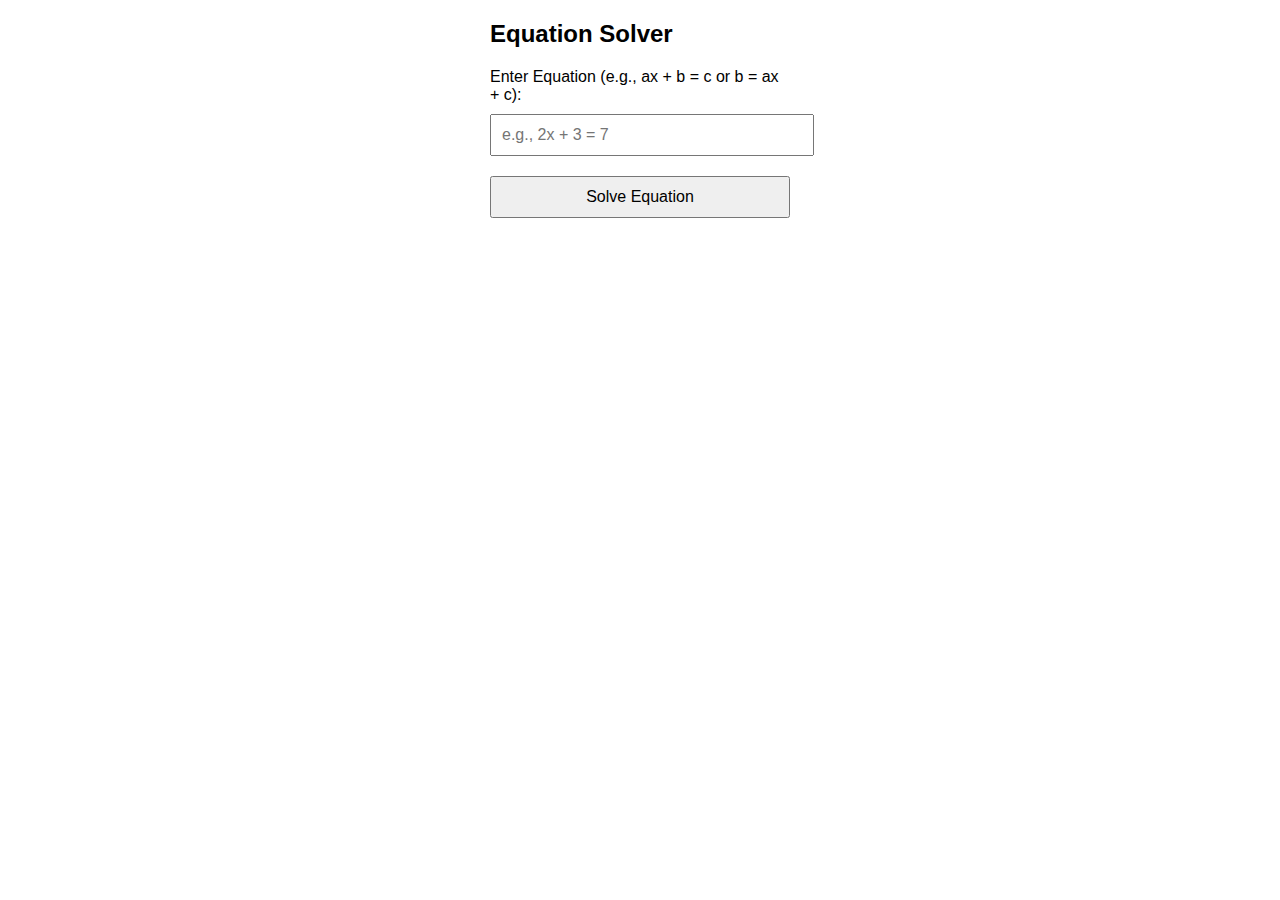
<file: trianglesolver.html>
<!DOCTYPE html>
<html lang="en">
<head>
    <meta charset="UTF-8">
    <meta name="viewport" content="width=device-width, initial-scale=1.0">
    <title>Equation Solver</title>
    <style>
        body {
            font-family: Arial, sans-serif;
            margin: 20px;
        }
        .container {
            width: 300px;
            margin: auto;
        }
        input, button {
            width: 100%;
            padding: 10px;
            margin: 10px 0;
            font-size: 16px;
        }
        .result {
            font-size: 18px;
            font-weight: bold;
        }
    </style>
</head>
<body>

    <div class="container">
        <h2>Equation Solver</h2>
        <label for="equation">Enter Equation (e.g., ax + b = c or b = ax + c):</label>
        <input type="text" id="equation" placeholder="e.g., 2x + 3 = 7">
        <button onclick="solveEquation()">Solve Equation</button>
        <p class="result" id="result"></p>
    </div>

    <script>
        function solveEquation() {
            let equation = document.getElementById('equation').value;
            let result = document.getElementById('result');

            // Remove all spaces
            equation = equation.replace(/\s+/g, '');

            // Split the equation into left and right sides
            let sides = equation.split('=');
            if (sides.length !== 2) {
                result.textContent = "Please enter a valid equation in the form ax + b = c.";
                return;
            }

            let leftSide = sides[0];
            let rightSide = sides[1];

            // Function to extract coefficient and constant from a side
            function parseSide(side) {
                let coefficient = 0;
                let constant = 0;

                // Regular expression to match terms like `2x`, `-x`, `x`, `3.5`, `-3.5`, etc.
                let terms = side.match(/([+-]?\d*\.?\d+x|[+-]?\d*\.?\d+)/g);

                if (terms) {
                    terms.forEach(term => {
                        if (term.includes('x')) {
                            // If the term contains 'x', it's the coefficient of x
                            let coeff = term.replace('x', '');
                            coefficient += coeff === '' || coeff === '+' ? 1 :
                                           coeff === '-' ? -1 :
                                           parseFloat(coeff);
                        } else {
                            // If the term is just a number, it's the constant
                            constant += parseFloat(term);
                        }
                    });
                }

                return { coefficient, constant };
            }

            // Parse both sides
            let left = parseSide(leftSide);
            let right = parseSide(rightSide);

            // Now solve for x (ax + b = c) ==> x = (c - b) / a
            let a = left.coefficient - right.coefficient;  // Coefficients of x should be subtracted
            let b = right.constant - left.constant; // Constants should be moved to the other side

            // Handle when a = 0 (avoid division by zero)
            if (a === 0) {
                if (b === 0) {
                    result.textContent = "Infinite solutions.";
                } else {
                    result.textContent = "No solution.";
                }
                return;
            }

            let x = b / a;
            result.textContent = `Solution: x = ${x}`;
        }
    </script>

</body>
</html>
</file>
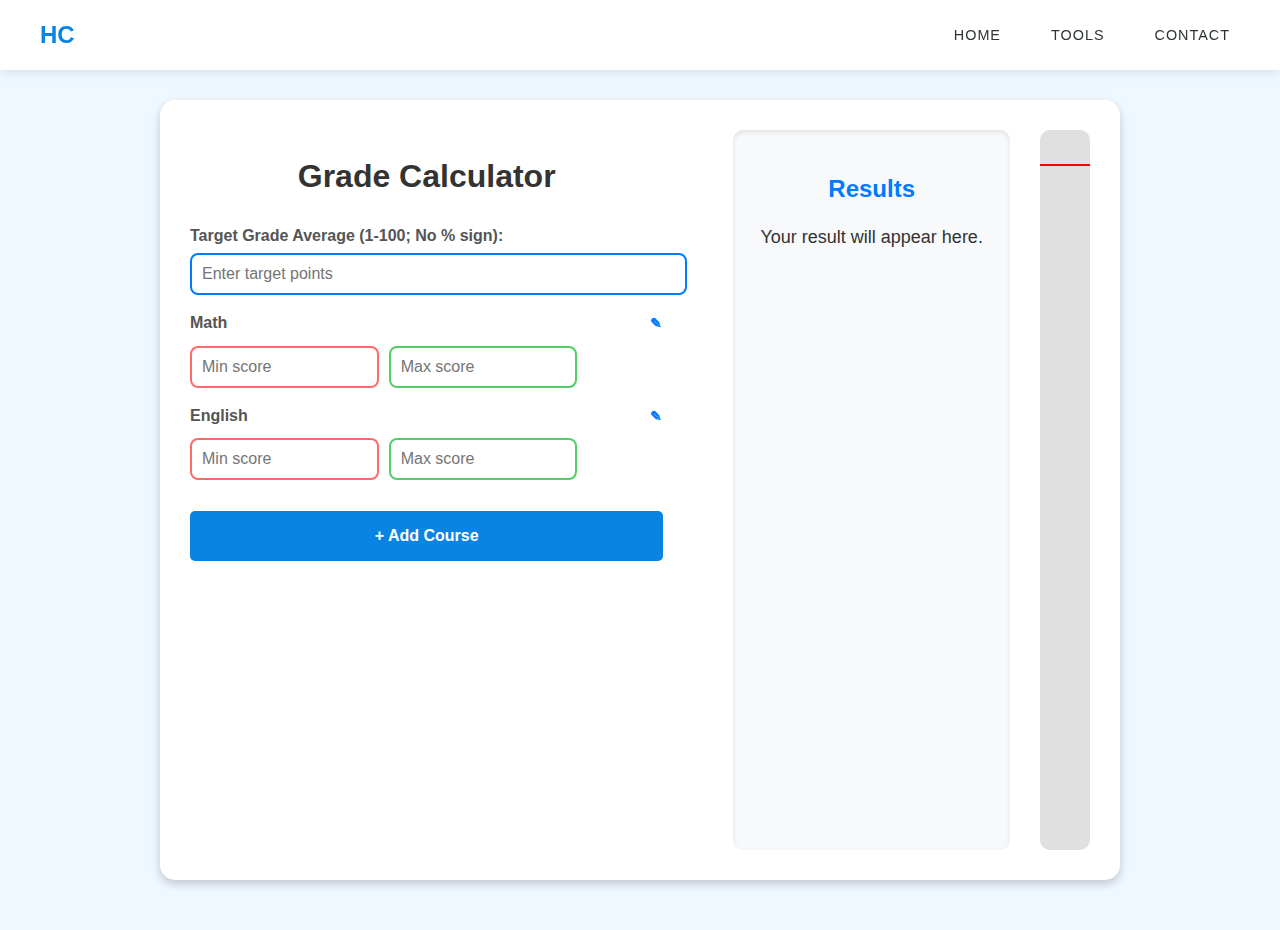
<file: pages/gradeCalculator.html>
<!DOCTYPE html>
<html lang="en">
<head>
  <meta charset="UTF-8">
  <meta name="viewport" content="width=device-width, initial-scale=1.0">
  <title>Grade Calculator</title>
  <link rel="stylesheet" href="../css/gradeCalculator.css">
</head>
<body>
    <nav>
        <div class="container">
            <div class="logo">HC</div>
            <ul>
                <li><a href="../index.html">Home</a></li>
                <li><a href="../pages/tools.html">Tools</a></li>
                <li><a href="../index.html#contact">Contact</a></li>
            </ul>
        </div>
    </nav>
  <div class="main-container">
    <!-- Form Section: Grade Inputs -->
    <div class="form-container">
      <h1>Grade Calculator</h1>
      <form id="gradeForm">
        <div class="grade-input-container">
            <label for="targetGrade">Target Grade Average (1-100; No % sign):</label>
            <input type="number" id="targetGrade" placeholder="Enter target points" min="0" max="100">
        </div>

        <!-- Default courses container -->
        <div id="defaultCourses">
            <!-- Math course -->
            <div class="grade-input-container">
                <div class="course-name-container">
                    <label class="course-label" for="math">Math</label>
                    <button type="button" class="edit-name-btn">✎</button>
                    <input type="text" class="course-name-input" style="display: none;">
                </div>
                <div class="input-with-confidence">
                    <div class="min-max-inputs">
                        <input type="number" id="math-min" class="grade-input min-input" placeholder="Min score">
                        <input type="number" id="math-max" class="grade-input max-input" placeholder="Max score">
                    </div>
                    <div class="confidence-indicator" data-for="math"></div>
                </div>
            </div>

            <!-- English course -->
            <div class="grade-input-container">
                <div class="course-name-container">
                    <label class="course-label" for="english">English</label>
                    <button type="button" class="edit-name-btn">✎</button>
                    <input type="text" class="course-name-input" style="display: none;">
                </div>
                <div class="input-with-confidence">
                    <div class="min-max-inputs">
                        <input type="number" id="english-min" class="grade-input min-input" placeholder="Min score">
                        <input type="number" id="english-max" class="grade-input max-input" placeholder="Max score">
                    </div>
                    <div class="confidence-indicator" data-for="english"></div>
                </div>
            </div>
        </div>

        <!-- Dynamic courses container -->
        <div id="dynamicCourses"></div>

        <!-- Add course button -->
        <button type="button" id="addCourseBtn" class="add-course-btn">+ Add Course</button>
      </form>
    </div>

    <!-- Result Section -->
    <div class="result-container">
      <h2>Results</h2>
      <div class="output" id="output">Your result will appear here.</div>
    </div>

    <!-- Progress Bar -->
    <div class="progress-bar-container">
        <div class="progress-bar-background">
            <div class="progress-bar-max" id="progressBarMax"></div>
            <div class="progress-bar-min" id="progressBarMin"></div>
            <div class="threshold-marker" id="thresholdMarker"></div>
        </div>
    </div>
  </div>
  <script src="../js/gradeCalculation.js"></script>
</body>
</html>
</file>
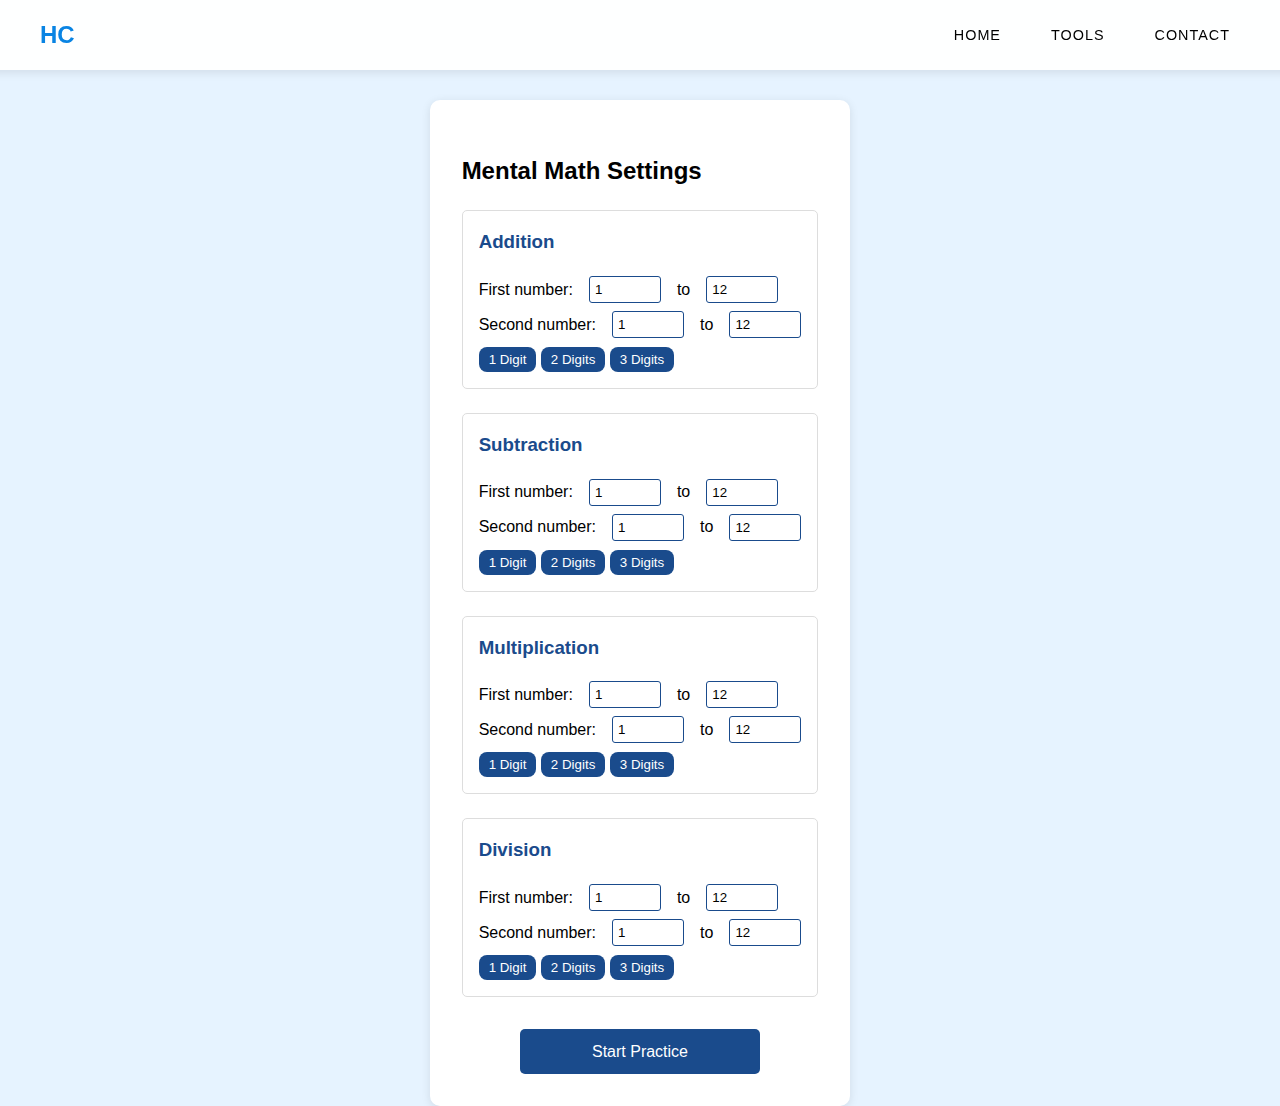
<file: pages/mentalmathsettings.html>
<!DOCTYPE html>
<html lang="en">
<head>
    <meta charset="UTF-8">
    <meta name="viewport" content="width=device-width, initial-scale=1.0">
    <title>Mental Math Settings</title>
    <link rel="stylesheet" href="../css/mentalmathsettings.css">
</head>
<body>
    <nav>
        <div class="container">
            <div class="logo">HC</div>
            <ul>
                <li><a href="../index.html">Home</a></li>
                <li><a href="../pages/tools.html">Tools</a></li>
                <li><a href="../index.html#contact">Contact</a></li>
            </ul>
        </div>
    </nav>

    <div class="settings-container">
        <h2>Mental Math Settings</h2>

        <div class="operation-settings">
            <h3>Addition</h3>
            <div class="range-inputs">
                First number: <input type="number" id="add1min" value="1"> to <input type="number" id="add1max" value="12">
            </div>
            <div class="range-inputs">
                Second number: <input type="number" id="add2min" value="1"> to <input type="number" id="add2max" value="12">
            </div>
            <div class="preset-buttons">
                <button onclick="setPreset('add', 1)">1 Digit</button>
                <button onclick="setPreset('add', 2)">2 Digits</button>
                <button onclick="setPreset('add', 3)">3 Digits</button>
            </div>
        </div>

        <div class="operation-settings">
            <h3>Subtraction</h3>
            <div class="range-inputs">
                First number: <input type="number" id="sub1min" value="1"> to <input type="number" id="sub1max" value="12">
            </div>
            <div class="range-inputs">
                Second number: <input type="number" id="sub2min" value="1"> to <input type="number" id="sub2max" value="12">
            </div>
            <div class="preset-buttons">
                <button onclick="setPreset('sub', 1)">1 Digit</button>
                <button onclick="setPreset('sub', 2)">2 Digits</button>
                <button onclick="setPreset('sub', 3)">3 Digits</button>
            </div>
        </div>

        <div class="operation-settings">
            <h3>Multiplication</h3>
            <div class="range-inputs">
                First number: <input type="number" id="mul1min" value="1"> to <input type="number" id="mul1max" value="12">
            </div>
            <div class="range-inputs">
                Second number: <input type="number" id="mul2min" value="1"> to <input type="number" id="mul2max" value="12">
            </div>
            <div class="preset-buttons">
                <button onclick="setPreset('mul', 1)">1 Digit</button>
                <button onclick="setPreset('mul', 2)">2 Digits</button>
                <button onclick="setPreset('mul', 3)">3 Digits</button>
            </div>
        </div>

        <div class="operation-settings">
            <h3>Division</h3>
            <div class="range-inputs">
                First number: <input type="number" id="div1min" value="1"> to <input type="number" id="div1max" value="12">
            </div>
            <div class="range-inputs">
                Second number: <input type="number" id="div2min" value="1"> to <input type="number" id="div2max" value="12">
            </div>
            <div class="preset-buttons">
                <button onclick="setPreset('div', 1)">1 Digit</button>
                <button onclick="setPreset('div', 2)">2 Digits</button>
                <button onclick="setPreset('div', 3)">3 Digits</button>
            </div>
        </div>

        <a href="mentalmath.html" class="go-button" onclick="saveSettings()">Start Practice</a>
    </div>

    <script>
    function saveSettings() {
        const settings = {
            add: {
                min1: document.getElementById('add1min').value,
                max1: document.getElementById('add1max').value,
                min2: document.getElementById('add2min').value,
                max2: document.getElementById('add2max').value
            },
            sub: {
                min1: document.getElementById('sub1min').value,
                max1: document.getElementById('sub1max').value,
                min2: document.getElementById('sub2min').value,
                max2: document.getElementById('sub2max').value
            },
            mul: {
                min1: document.getElementById('mul1min').value,
                max1: document.getElementById('mul1max').value,
                min2: document.getElementById('mul2min').value,
                max2: document.getElementById('mul2max').value
            },
            div: {
                min1: document.getElementById('div1min').value,
                max1: document.getElementById('div1max').value,
                min2: document.getElementById('div2min').value,
                max2: document.getElementById('div2max').value
            }
        };
        localStorage.setItem('mathSettings', JSON.stringify(settings));
    }

    function setPreset(operation, digits) {
        const min = Math.pow(10, digits - 1);
        const max = Math.pow(10, digits) - 1;
        document.getElementById(`${operation}1min`).value = min;
        document.getElementById(`${operation}1max`).value = max;
        document.getElementById(`${operation}2min`).value = min;
        document.getElementById(`${operation}2max`).value = max;
    }
    </script>
</body>
</html>
</file>
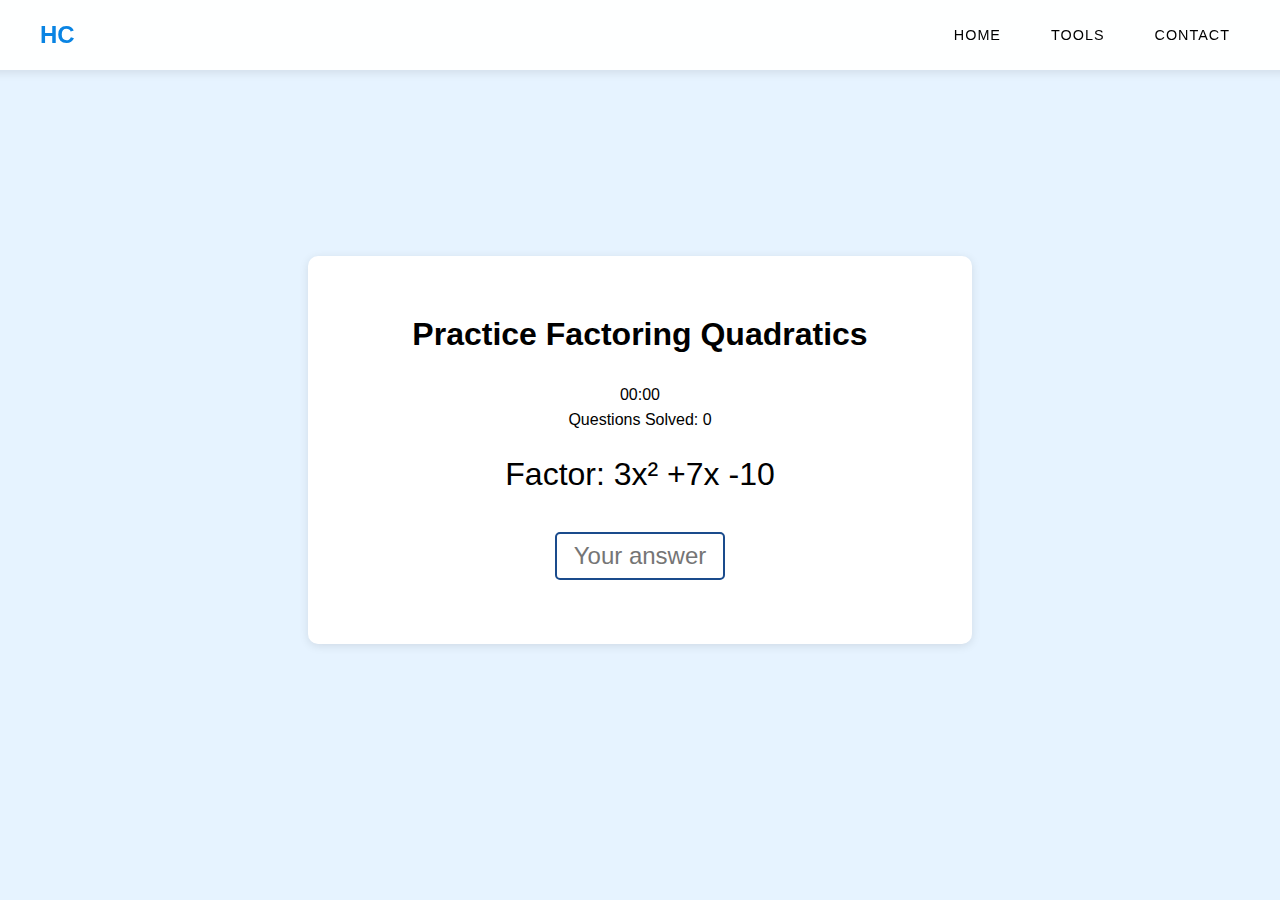
<file: pages/quadraticFactoring.html>
<!DOCTYPE html>
<html lang="en">
<head>
  <meta charset="UTF-8">
  <meta name="viewport" content="width=device-width, initial-scale=1.0">
  <title>Quadratic Factoring Practice</title>
  <link rel="stylesheet" href="../css/quadraticFactoring.css">
</head>
<body>
  <nav>
    <div class="container">
        <div class="logo">HC</div>
        <ul>
            <li><a href="../index.html">Home</a></li>
            <li><a href="../pages/tools.html">Tools</a></li>
            <li><a href="../index.html#contact">Contact</a></li>
        </ul>
    </div>
</nav>

  <div class="math-container">
    <h1>Practice Factoring Quadratics</h1>
    <div id="question-container">
      <div class="stopwatch">
        <span id="minutes">00</span>:<span id="seconds">00</span>
    </div>
     <div id="questions-solved">Questions Solved: 0</div>

      <p class="problem">Factor: <span id="quadratic"></span></p>
      <form id="answer-form">
        <input type="text" id="userAnswer" placeholder="Your answer">
      </form>
      <p id="feedback"></p>
    </div>
  </div>
  <script src="../js/quadraticFactoring.js"></script>
</body>
</html>
</file>
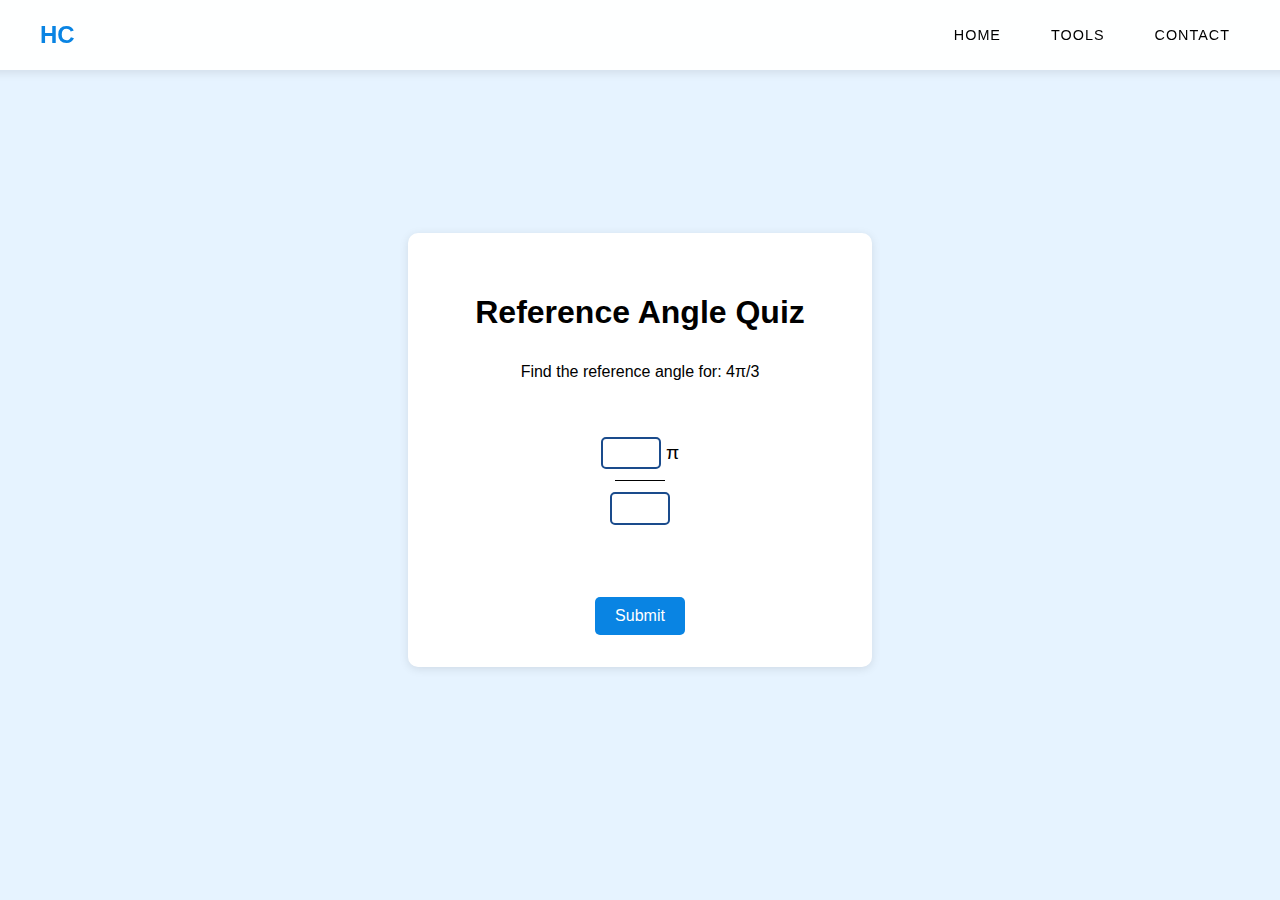
<file: pages/refAngleSolver.html>
<!DOCTYPE html>
<html lang="en">
<head>
    <meta charset="UTF-8">
    <meta name="viewport" content="width=device-width, initial-scale=1.0">
    <title>Reference Angle Quiz</title>
    <link rel="stylesheet" href="../css/mentalmath.css">
    <style>
        .quiz-container {
            background: white;
            padding: 2rem;
            border-radius: 10px;
            box-shadow: 0 2px 10px rgba(0, 0, 0, 0.1);
            text-align: center;
            max-width: 400px;
            width: 100%;
            display: flex;
            flex-direction: column;
            min-height: 300px;
        }
        .fraction {
            display: inline-flex;
            flex-direction: column;
            align-items: center;
            justify-content: center;
            position: relative;
            margin: 20px 0;
        }
        .fraction input {
            width: 50px;
            text-align: center;
            font-size: 1.2rem;
            padding: 0.2rem;
            border: 2px solid #1a4b8c;
            border-radius: 5px;
        }
        .fraction-divider {
            border-top: 1px solid black;
            width: 50px;
            margin: -5px 0;
        }
        .numerator-container {
            display: flex;
            align-items: center;
            justify-content: center;
        }
        .numerator-container span {
            font-size: 1.2rem;
            margin-left: 5px;
        }
        .quiz-content {
            flex: 1;
        }
        .quiz-footer {
            margin-top: auto;
            padding-top: 20px;
        }
        button {
            padding: 10px 20px;
            font-size: 16px;
            cursor: pointer;
            background-color: #0984e3;
            color: white;
            border: none;
            border-radius: 5px;
            transition: background-color 0.3s ease;
        }
        button:hover {
            background-color: #0066cc;
        }
        #feedback {
            margin-top: 1rem;
            font-weight: bold;
        }
    </style>
</head>
<body>
    <nav>
        <div class="container">
            <div class="logo">HC</div>
            <ul>
                <li><a href="../index.html">Home</a></li>
                <li><a href="../pages/tools.html">Tools</a></li>
                <li><a href="../index.html#contact">Contact</a></li>
            </ul>
        </div>
    </nav>

    <div class="quiz-container">
        <div class="quiz-content">
            <h1>Reference Angle Quiz</h1>
            <p id="question">Find the reference angle for: <span id="radian">3π/4</span></p>
            <div class="fraction">
                <div class="numerator-container">
                    <input type="number" id="numerator" placeholder="">
                    <span>π</span>
                </div>
                <div class="fraction-divider"></div>
                <input type="number" id="denominator" placeholder="">
            </div>
            <p id="feedback"></p>
        </div>
        <div class="quiz-footer">
            <button onclick="checkAnswer()">Submit</button>
        </div>
    </div>


    <script>
        const radianValues = [
            "π/6", "π/4", "π/3", "π/2",
            "2π/3", "3π/4", "5π/6", "π",
            "7π/6", "5π/4", "4π/3", "3π/2",
            "5π/3", "7π/4", "11π/6", "2π",
            "13π/6", "9π/4", "7π/3", "5π/2",
            "8π/3", "11π/4", "17π/6", "3π"
        ];

        const correctAnswers = {
            "π/6": [1, 6],
            "π/4": [1, 4],
            "π/3": [1, 3],
            "π/2": [1, 2],

            "2π/3": [1, 3],
            "3π/4": [1, 4],
            "5π/6": [1, 6],
            "π": [0, 1],    
            
            "7π/6": [1, 6],
            "5π/4": [1, 4],
            "4π/3": [1, 3],
            "3π/2": [1, 2],
            
            "5π/3": [1, 3],
            "7π/4": [1, 4],
            "11π/6": [1, 6],
            "2π": [0, 1],   
            
            "13π/6": [1, 6],
            "9π/4": [1, 4],
            "7π/3": [1, 3],
            "5π/2": [1, 2],
            "8π/3": [1, 3],
            "11π/4": [1, 4],
            "17π/6": [1, 6],
            "3π": [0, 1]  
        };

        function getRandomRadian() {
            return radianValues[Math.floor(Math.random() * radianValues.length)];
        }

        function loadNewQuestion() {
            const radian = getRandomRadian();
            document.getElementById('radian').textContent = radian;
            document.getElementById('numerator').value = '';
            document.getElementById('denominator').value = '';
            document.getElementById('feedback').textContent = '';
        }

        function checkAnswer() {
            const radian = document.getElementById('radian').textContent;
            const numerator = parseInt(document.getElementById('numerator').value);
            const denominator = parseInt(document.getElementById('denominator').value);

            if (
                numerator === correctAnswers[radian][0] &&
                denominator === correctAnswers[radian][1]
            ) {
                document.getElementById('feedback').textContent = 'Correct!';
                document.getElementById('feedback').style.color = 'green';
                loadNewQuestion();

            } else {
                document.getElementById('feedback').textContent = 'Incorrect. Try again!';
                document.getElementById('feedback').style.color = 'red';
            }
        }
        loadNewQuestion();


    </script>
</body>
</html>
</file>
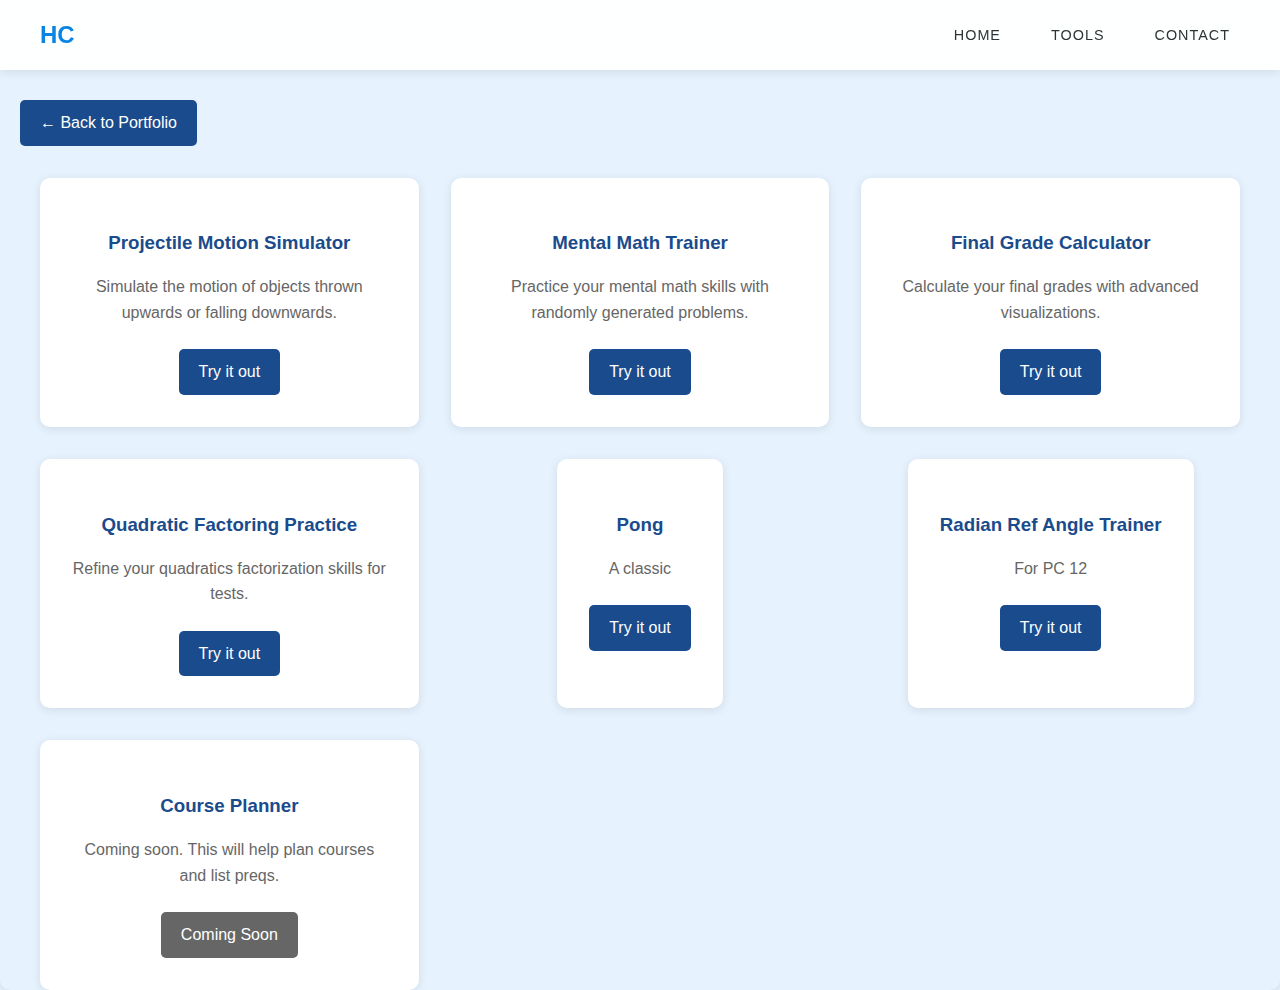
<file: pages/tools.html>
<!DOCTYPE html>
<html lang="en">
<head>
    <meta charset="UTF-8">
    <meta name="viewport" content="width=device-width, initial-scale=1.0">
    <title>My Tools</title>
    <link rel="stylesheet" href="../css/tools.css">
</head>
<body>
    <nav>
        <div class="container">
            <div class="logo">HC</div>
            <ul>
                <li><a href="../index.html">Home</a></li>
                <li><a href="../pages/tools.html">Tools</a></li>
                <li><a href="../index.html#contact">Contact</a></li>
            </ul>
        </div>
    </nav>
    <div class="tools-container">
        <a href="../index.html" class="back-button">← Back to Portfolio</a>
        
        <div class="tools-grid">

            <div class = "tool-card">
                <h3> Projectile Motion Simulator </h3>
                <p>Simulate the motion of objects thrown upwards or falling downwards. </p>
                <a href="projectileMotionSimulator.html">Try it out</a>
            </div>
            
            <div class="tool-card">
                <h3>Mental Math Trainer</h3>
                <p>Practice your mental math skills with randomly generated problems.</p>
                <a href="mentalmathsettings.html">Try it out</a>
            </div>

            <div class="tool-card">
                <h3>Final Grade Calculator</h3>
                <p>Calculate your final grades with advanced visualizations.</p>
                <a href="gradeCalculator.html">Try it out</a>
            </div>

            <div class="tool-card">
                <h3>Quadratic Factoring Practice</h3>
                <p>Refine your quadratics factorization skills for tests. </p>
                <a href="quadraticFactoring.html">Try it out</a>
            </div>


            <div class="tool-card">
                <h3>Pong</h3>
                <p>A classic</p>
                <a href="pong.html">Try it out</a>
            </div>

            <div class="tool-card">
                <h3>Radian Ref Angle Trainer</h3>
                <p>For PC 12</p>
                <a href="refAngleSolver.html">Try it out</a>
            </div>


            <div class="tool-card">
                <h3>Course Planner</h3>
                <p>Coming soon. This will help plan courses and list preqs. </p>
                <a href="#" style="background: #666;">Coming Soon</a>
            </div>

        </div>
    </div>
</body>
</html>
</file>
<file: css/gradeCalculator.css>
:root {
    --primary-color: #2d3436;
    --accent-color: #0984e3;
    --bg-color: #ffffff;
    --text-color: #2d3436;
    --secondary-bg: #f5f6fa;
}

body {
    font-family: 'Arial', sans-serif;
    background-color: #f0f8ff; /* Light blue background */
    margin: 0;
    padding: 0;
    line-height: 1.6;

}
/* Navigation */
nav {
    background: rgba(255, 255, 255, 0.95); /* Semi-transparent white background */
    padding: 1rem 0; /* Remove horizontal padding */
    position: fixed; /* Sticky nav */
    top: 0;
    width: 100%; /* Full width */
    z-index: 100; /* Layer priority */
    box-shadow: 0 2px 10px rgba(0, 0, 0, 0.1); /* Subtle shadow */
}

nav .container {
    max-width: 1200px; /* Center the content */
    margin: auto; 
    padding: 0 20px; /* Add padding to container instead */
    display: flex; /* Flex layout */
    justify-content: space-between; /* Space between logo and links */
    align-items: center; /* Center vertically */
}

.logo {
    font-size: 1.5rem; /* Logo size from Code #2 */
    font-weight: 600; /* Bold logo */
    color: var(--accent-color);
}

nav ul {
    list-style-type: none; /* Remove bullets */
    padding: 0; /* Match Code #2 */
    margin: 0;
    display: flex; /* Horizontal layout */
    gap: 2.5rem; /* Spacing between items */
}

nav a {
    color: var(--text-color); /* Text color */
    text-decoration: none; /* No underline */
    font-weight: 400; /* Regular font weight */
    font-size: 0.9rem; /* Font size */
    text-transform: uppercase; /* Uppercase text */
    letter-spacing: 1px; /* Add spacing between letters */
    transition: color 0.3s ease; /* Smooth hover transition */
    padding-right: 10px; /* Match Code #2 */
}

nav a:hover {
    color: var(--accent-color); /* Hover color */
}

/* Responsive adjustments */
@media (max-width: 1000px) {
    nav {
        padding: 1rem 10px; /* Match Code #2 */
    }

    nav .container {
        flex-direction: column; /* Stack items vertically */
        gap: 1rem; /* Add spacing between items */
    }

    nav ul {
        flex-direction: column; /* Vertical alignment for links */
        gap: 1rem; /* Match Code #2 */
    }

    nav a {
        font-size: 0.8rem; /* Smaller font size */
        text-align: center; /* Center align for smaller screens */
    }

    .logo {
        font-size: 1.2rem; /* Smaller logo font size */
        padding-left: 10px; /* Add left padding */
    }
}


.main-container {
    max-width: 900px;
    margin: 100px auto 50px;
    background: #ffffff;
    padding: 30px;
    border-radius: 15px;
    box-shadow: 0 4px 10px rgba(0, 0, 0, 0.2);
    display: flex;
    gap: 30px;
    min-height: 80vh;
    height: fit-content; 
}

.form-container, .result-container, .progress-bar-container {
    flex: 1;
}

.form-container {
    flex: 2; /* Take up more space */
    padding-right: 40px;
    overflow-y: auto; /* Enable scrolling if content overflows */
}

h1 {
    text-align: center;
    color: #333;
    margin-bottom: 20px;
}

h2 {
    color: #007BFF; /* Primary blue */
    text-align: center;
    margin-bottom: 15px;
}

label {
    display: block;
    margin-top: 15px;
    color: #555;
    font-weight: bold;
}

input {
    width: 100%;
    padding: 10px;
    margin-top: 5px;
    border: 2px solid #007BFF; /* Blue border */
    border-radius: 8px;
    font-size: 16px;
    transition: background-color 0.3s ease;
    background: white;
}

button {
    width: 100%;
    background: #007BFF; /* Primary blue */
    color: white;
    padding: 15px;
    border: none;
    border-radius: 8px;
    margin-top: 20px;
    cursor: pointer;
    font-size: 16px;
    font-weight: bold;
}

button:hover {
    background: #0056b3; /* Darker blue on hover */
}

.result-container {
    flex: 1; /* Take up less space than form */
    padding: 20px;
    background: #f8f9fa; /* Light gray background */
    border-radius: 10px;
    box-shadow: inset 0 2px 5px rgba(0, 0, 0, 0.1);
    text-align: center;
}

.output {
    font-size: 18px;
    color: #333;
    line-height: 1.6;
}

.success {
    color: #28a745; /* Green for success */
}

.fail {
    color: #dc3545; /* Red for failure */
}

@media (max-width: 768px) {
    .main-container {
        min-height: calc(100vh - 130px);
        height: auto;
        flex-direction: column;
    }
    .form-container {
        padding-right: 0;
        max-height: none;
        overflow-y: visible;
    }
    .result-container {
        margin-bottom: 20px;
    }
    .progress-bar-container {
        flex: 0 0 30px;
        width: 100%;
        height: 30px; /* Fixed height for mobile */
        margin: 20px 0;
        min-height: 30px; /* Reset for mobile */
    }
    .progress-bar, .progress-bar-background {
        width: 100%;
        height: 30px;
    }
}

.progress-bar-container {
    flex: 0 0 50px; /* Don't grow or shrink, stay at 50px width */
    position: relative;
    min-height: 400px; /* Ensure minimum height */
}

.progress-bar-background {
    background-color: #e0e0e0;
    width: 100%;
    height: 100%;
    border-radius: 10px;
    position: relative;
    overflow: hidden;
}

.progress-bar-min {
    width: 100%;
    background-color: #51cf66;
    position: absolute;
    bottom: 0;
    transition: height 0.3s ease;
}

.progress-bar-max {
    width: 100%;
    background-color: #ffd93d;
    position: absolute;
    bottom: 0;
    transition: height 0.3s ease;
}

.threshold-marker {
    position: absolute;
    bottom: 95%;  /* Set the marker position at 855/900 points */
    width: 100%;
    height: 2px;
    background-color: red;
    transition: bottom 0.3s ease;
}

.output {
    margin-bottom: 20px;
}

/* Optional: Styling for success/failure messages */
.success {
    color: green;
}

.fail {
    color: red;
}

.grade-input-container {
    margin-bottom: 15px;
}

.input-with-confidence {
    display: flex;
    gap: 10px;
}

.input-with-confidence input {
    flex: 3;
    transition: background-color 0.3s ease;
}

.confidence-select {
    flex: 1;
    padding: 5px;
    border: 2px solid #007BFF;
    border-radius: 5px;
    font-size: 14px;
    min-width: 100px;
}

/* Min/Max Input Styles */
.input-with-confidence input.score-min,
.input-with-confidence input.score-max {
    width: calc(50% - 10px);
    margin: 5px 5px 0 0;
    padding: 8px;
    border: 1px solid #ddd;
    border-radius: 5px;
    transition: background-color 0.3s ease, border-color 0.3s ease;
}

/* Score Ranges */
.low-score {
    background-color: #ffcccc;
    border-color: #e74c3c;
}

.medium-score {
    background-color: #fff6cc;
    border-color: #f1c40f;
}

.high-score {
    background-color: #ccffcc;
    border-color: #27ae60;
}


/* Confidence level background colors - applied to select instead of input */
select[value="unsure"],
option[value="unsure"],
.confidence-select option[value="unsure"] {
    background-color: #eb3737; /* Light red */
}

select[value="moderate"],
option[value="moderate"],
.confidence-select option[value="moderate"] {
    background-color: #e39d53; /* Light orange */
}

select[value="certain"],
option[value="certain"],
.confidence-select option[value="certain"] {
    background-color: #38ed38; /* Light green */
}

.course-name-container {
    display: flex;
    align-items: center;
    gap: 10px;
    margin-bottom: 5px;
    justify-content: space-between;
}

.edit-name-btn {
    background: none;
    border: none;
    cursor: pointer;
    padding: 1px 1px;
    font-size: 14px;
    color: #007BFF;
    transition: color 0.3s ease;
    width: auto;
    min-width: auto;
    margin-top: 0;
}

.edit-name-btn:hover {
    color: #0056b3;
}

.course-name-input {
    display: none;
    padding: 2px 1px;
    border: 1px solid #007BFF;
    border-radius: 4px;
    font-size: 14px;
    width: auto;
}

.course-label {
    margin: 0;
    flex: 1;
}

/* Update/add these styles */
.min-max-inputs {
    display: flex;
    gap: 10px;
    flex: 3;
}

.grade-input {
    width: 100%;
    padding: 10px;
    margin-top: 5px;
    border: 2px solid;
    border-radius: 8px;
    font-size: 16px;
    transition: all 0.3s ease;
}

.min-input {
    border-color: #ff6b6b;
}

.max-input {
    border-color: #51cf66;
}

.input-with-confidence {
    display: flex;
    gap: 10px;
    align-items: center;
}

.confidence-select {
    flex: 0 0 100px;
}

/* Timer and Counter Styles */
.timer-counter-container {
    display: flex;
    justify-content: space-between;
    gap: 20px;
    margin: 20px 0;
    padding: 15px;
    background: #f8f9fa;
    border-radius: 10px;
    box-shadow: 0 2px 5px rgba(0,0,0,0.1);
}

.timer-section, .counter-section {
    flex: 1;
    text-align: center;
}

h3 {
    color: #333;
    margin-bottom: 10px;
    font-size: 1.1rem;
}

.stopwatch {
    font-size: 1.8rem;
    font-family: monospace;
    color: #007BFF;
    margin: 10px 0;
    font-weight: bold;
}

.timer-controls {
    display: flex;
    gap: 5px;
    justify-content: center;
}

.timer-btn, .counter-btn {
    padding: 8px 15px;
    border: none;
    border-radius: 5px;
    background: #007BFF;
    color: white;
    cursor: pointer;
    font-size: 0.9rem;
    transition: background-color 0.3s;
    width: auto;
    margin: 0;
}

.timer-btn:hover, .counter-btn:hover {
    background: #0056b3;
}

.problem-counter {
    display: flex;
    flex-direction: column;
    align-items: center;
    gap: 10px;
    margin: 10px 0;
}

#problemCount {
    font-size: 2.5rem;
    font-weight: bold;
    color: #007BFF;
    min-width: 60px;
}

.counter-controls {
    display: flex;
    gap: 10px;
    justify-content: center;
}

.counter-btn {
    padding: 10px 20px;
    border: none;
    border-radius: 5px;
    background: #007BFF;
    color: white;
    cursor: pointer;
    font-size: 1rem;
    transition: all 0.3s ease;
    width: auto;
}

.reset-btn {
    background: #dc3545;  /* Red color for reset button */
}

.reset-btn:hover {
    background: #c82333;
}

/* Add keyboard shortcut hint */
.counter-btn::after {
    content: " (Space)";
    font-size: 0.8em;
    opacity: 0.7;
}

.reset-btn::after {
    content: " (R)";
    font-size: 0.8em;
    opacity: 0.7;
}

/* Mobile responsiveness */
@media (max-width: 768px) {
    .timer-counter-container {
        flex-direction: column;
    }
    
    .main-container {
        height: auto;
        flex-direction: column;
    }
    
    .progress-bar-container {
        flex: 0 0 30px;
        width: 100%;
        height: 30px;
        min-height: 30px; /* Reset for mobile */
        margin: 20px 0;
    }
    
    .progress-bar-background {
        height: 100%;
    }
}

/* Replace the confidence-select styles with these */
.confidence-indicator {
    font-size: 0.9rem;
    font-weight: 500;
    padding: 0.2rem 0.5rem;
    transition: color 0.3s ease;
    width: 60px;
    text-align: center;
}

.confidence-indicator::after {
    content: attr(data-confidence);
    position: absolute;
    top: -20px;
    left: 50%;
    transform: translateX(-50%);
    font-size: 12px;
    white-space: nowrap;
}

.add-course-btn {
    width: 100%;
    padding: 1rem;
    margin-top: 1rem;
    background-color: var(--accent-color);
    color: white;
    border: none;
    border-radius: 5px;
    cursor: pointer;
    transition: background-color 0.3s ease;
}

.add-course-btn:hover {
    background-color: #272648;
}

.remove-course-btn {
    background: none;
    border: none;
    color: #ff6b6b;
    font-size: 1.2rem;
    cursor: pointer;
    padding: 0.2rem;
    transition: all 0.3s ease;
    width: 25px;
    height: 25px;
    border-radius: 50%;
    display: flex;
    align-items: center;
    justify-content: center;
    margin: 0;
}

.remove-course-btn:hover {
    color: white;
    background-color: #ff6b6b;
}

/* Add smooth scrollbar styling */
.form-container::-webkit-scrollbar {
    width: 8px;
}

.form-container::-webkit-scrollbar-track {
    background: #f1f1f1;
    border-radius: 4px;
}

.form-container::-webkit-scrollbar-thumb {
    background: #888;
    border-radius: 4px;
}

.form-container::-webkit-scrollbar-thumb:hover {
    background: #555;
}
</file>
<file: css/mentalmathsettings.css>
body {
    font-family: 'Arial', sans-serif;
    line-height: 1.6;
    margin: 0;
    padding: 0px;
    background-color: #e6f3ff;
    display: flex;
    justify-content: center;
    align-items: center;
    min-height: 100vh;
    --accent-color: #0984e3;

}

.container {
    max-width: 1200px;
    margin: auto;
    padding: 0 20px;
}

/* Navigation */
nav {
    background: rgba(255, 255, 255, 0.95);
    padding: 1rem 20px; /* Adds padding to both left and right sides */
    position: fixed;
    top: 0;
    width: 100%;
    z-index: 100;
    box-shadow: 0 2px 10px rgba(0, 0, 0, 0.1);
}


nav .container {
    display: flex;
    justify-content: space-between;
    align-items: center;
}

.logo {
    font-size: 1.5rem;
    font-weight: 600;
    color: var(--accent-color);
}

nav ul {
    list-style-type: none;
    padding: 0;
    margin: 0;
    display: flex;
    gap: 2.5rem;
}

nav a {
    color: var(--text-color);
    text-decoration: none;
    font-weight: 400;
    transition: color 0.3s ease;
    font-size: 0.9rem;
    text-transform: uppercase;
    letter-spacing: 1px;
    padding-right: 10px;
}

nav a:hover {
    color: var(--accent-color);
}

/* For smaller screens */
@media (max-width: 1000px) {
    .logo {
        font-size: 1.2rem;
        padding-left: 10px;
    }
    nav {
        padding: 1rem 10px; /* Reduce padding to fit smaller screens */
    }

    nav .container {
        flex-direction: column; /* Stack the navigation items vertically */
        gap: 1rem; /* Add spacing between stacked items */
    }

    nav ul {
        flex-direction: column; /* Align navigation links vertically */
        gap: 1rem; /* Spacing between links */
    }

    nav a {
        font-size: 0.8rem; /* Reduce font size for smaller screens */
        text-align: center;
    }
}

.settings-container {
    background: white;
    padding: 2rem;
    padding-top: 2rem; /* Keep padding for inner content spacing */
    margin-top: 100px; /* Ensure the entire container starts below the navbar */
    border-radius: 10px;
    box-shadow: 0 2px 10px rgba(0, 0, 0, 0.1);
    max-width: 600px;
    margin-left: auto;
    margin-right: auto;
}


.operation-settings {
    margin-bottom: 1.5rem;
    padding: 1rem;
    border: 1px solid #ddd;
    border-radius: 5px;
}

.operation-settings h3 {
    margin-top: 0;
    color: #1a4b8c;
}

.range-inputs {
    display: flex;
    gap: 1rem;
    align-items: center;
    margin: 0.5rem 0;
}

input[type="number"] {
    width: 60px;
    padding: 5px;
    border: 1px solid #1a4b8c;
    border-radius: 3px;
}

.go-button {
    display: block;
    width: 200px;
    margin: 2rem auto 0;
    padding: 10px 20px;
    background: #1a4b8c;
    color: #fff;
    text-decoration: none;
    border-radius: 5px;
    text-align: center;
    transition: background 0.3s ease;
}

.go-button:hover {
    background: #123666;
}

button {
    background-color: #1a4b8c; /* Green background */
    border: none; /* Remove borders */
    color: white; /* White text */
    padding: 5px 10px;
    text-align: center; /* Center the text */
    text-decoration: none; /* Remove underline */
    display: inline-block; /* Make the buttons appear inline */
    cursor: pointer; /* Add a pointer cursor on hover */
    border-radius: 8px; /* Rounded corners */
}

button:hover {
    background-color: rgb(33, 109, 209); 
}
</file>
<file: css/quadraticFactoring.css>
body {
    font-family: 'Arial', sans-serif;
    line-height: 1.6;
    margin: 0;
    padding: 0px;
    background-color: #e6f3ff;
    display: flex;
    justify-content: center;
    align-items: center;
    min-height: 100vh;
    --accent-color: #0984e3;
}

.container {
    max-width: 1200px;
    margin: auto;
    padding: 0 20px;
}

/* Navigation */
nav {
    background: rgba(255, 255, 255, 0.95);
    padding: 1rem 20px; /* Adds padding to both left and right sides */
    position: fixed;
    top: 0;
    width: 100%;
    z-index: 100;
    box-shadow: 0 2px 10px rgba(0, 0, 0, 0.1);
}


nav .container {
    display: flex;
    justify-content: space-between;
    align-items: center;
}

.logo {
    font-size: 1.5rem;
    font-weight: 600;
    color: var(--accent-color);
}

nav ul {
    list-style-type: none;
    padding: 0;
    margin: 0;
    display: flex;
    gap: 2.5rem;
}

nav a {
    color: var(--text-color);
    text-decoration: none;
    font-weight: 400;
    transition: color 0.3s ease;
    font-size: 0.9rem;
    text-transform: uppercase;
    letter-spacing: 1px;
    padding-right: 10px;
}

nav a:hover {
    color: var(--accent-color);
}

/* For smaller screens */
@media (max-width: 1000px) {
    .logo {
        font-size: 1.2rem;
        padding-left: 10px;
    }
    nav {
        padding: 1rem 10px; /* Reduce padding to fit smaller screens */
    }

    nav .container {
        flex-direction: column; /* Stack the navigation items vertically */
        gap: 1rem; /* Add spacing between stacked items */
    }

    nav ul {
        flex-direction: column; /* Align navigation links vertically */
        gap: 1rem; /* Spacing between links */
    }

    nav a {
        font-size: 0.8rem; /* Reduce font size for smaller screens */
        text-align: center;
    }
}
.math-container {
    background: white;
    padding: 2rem;
    border-radius: 10px;
    box-shadow: 0 2px 10px rgba(0,0,0,0.1);
    text-align: center;
    max-width: 600px;
    width: 100%;
}

.problem {
    font-size: 2rem;
    margin: 1rem 0;
}

input {
    font-size: 1.5rem;
    padding: 0.5rem;
    width: 150px;
    margin: 1rem 0;
    text-align: center;
    border: 2px solid #1a4b8c;
    border-radius: 5px;
}

.message {
    margin-top: 1rem;
    font-weight: bold;
}

.correct {
    color: green;
}

.incorrect {
    color: red;
}

/* New Question Button */
#new-question {
    display: block;
    width: 200px;
    margin: 2rem auto 0;
    padding: 10px 20px;
    background: #1a4b8c;
    color: #fff;
    text-decoration: none;
    border-radius: 5px;
    text-align: center;
    transition: background 0.3s ease;
}

#new-question:hover {
    background: #123666;
}
</file>
<file: css/mentalmath.css>
body {
    font-family: 'Arial', sans-serif;
    line-height: 1.6;
    margin: 0;
    padding: 0px;
    background-color: #e6f3ff;
    display: flex;
    justify-content: center;
    align-items: center;
    min-height: 100vh;
    --accent-color: #0984e3;
}

.container {
    max-width: 1200px;
    margin: auto;
    padding: 0 20px;
}

/* Navigation */
nav {
    background: rgba(255, 255, 255, 0.95);
    padding: 1rem 20px; /* Adds padding to both left and right sides */
    position: fixed;
    top: 0;
    width: 100%;
    z-index: 100;
    box-shadow: 0 2px 10px rgba(0, 0, 0, 0.1);
}


nav .container {
    display: flex;
    justify-content: space-between;
    align-items: center;
}

.logo {
    font-size: 1.5rem;
    font-weight: 600;
    color: var(--accent-color);
}

nav ul {
    list-style-type: none;
    padding: 0;
    margin: 0;
    display: flex;
    gap: 2.5rem;
}

nav a {
    color: var(--text-color);
    text-decoration: none;
    font-weight: 400;
    transition: color 0.3s ease;
    font-size: 0.9rem;
    text-transform: uppercase;
    letter-spacing: 1px;
    padding-right: 10px;
}

nav a:hover {
    color: var(--accent-color);
}

/* For smaller screens */
@media (max-width: 1000px) {
    .logo {
        font-size: 1.2rem;
        padding-left: 10px;
    }
    nav {
        padding: 1rem 10px; /* Reduce padding to fit smaller screens */
    }

    nav .container {
        flex-direction: column; /* Stack the navigation items vertically */
        gap: 1rem; /* Add spacing between stacked items */
    }

    nav ul {
        flex-direction: column; /* Align navigation links vertically */
        gap: 1rem; /* Spacing between links */
    }

    nav a {
        font-size: 0.8rem; /* Reduce font size for smaller screens */
        text-align: center;
    }
}
.math-container {
    background: white;
    padding: 2rem;
    border-radius: 10px;
    box-shadow: 0 2px 10px rgba(0,0,0,0.1);
    text-align: center;
    max-width: 400px;
    width: 100%;
}

.problem {
    font-size: 2rem;
    margin: 1rem 0;
}

input {
    font-size: 1.5rem;
    padding: 0.5rem;
    width: 150px;
    margin: 1rem 0;
    text-align: center;
    border: 2px solid #1a4b8c;
    border-radius: 5px;
}

.message {
    margin-top: 1rem;
    font-weight: bold;
}

.correct {
    color: green;
}

.incorrect {
    color: red;
}
</file>
<file: css/tools.css>
body {
    font-family: 'Arial', sans-serif;
    line-height: 1.6;
    margin: 0;
    padding: 0;
    background-color: #e6f3ff;
    --primary-color: #2d3436;
    --accent-color: #0984e3;
    --bg-color: #ffffff;
    --text-color: #2d3436;
    --secondary-bg: #f5f6fa;
}

.container {
    max-width: 1200px;
    margin: auto;
    padding: 0 20px;
}

/* Navigation */
nav {
    background: rgba(255, 255, 255, 0.95);
    padding: 1rem 0;
    position: fixed;
    top: 0;
    width: 100%;
    z-index: 100;
    box-shadow: 0 2px 10px rgba(0, 0, 0, 0.1);
}


nav .container {
    display: flex;
    justify-content: space-between;
    align-items: center;
}

.logo {
    font-size: 1.5rem;
    font-weight: 600;
    color: var(--accent-color);
}

nav ul {
    list-style-type: none;
    padding: 0;
    margin: 0;
    display: flex;
    gap: 2.5rem;
}

nav a {
    color: var(--text-color);
    text-decoration: none;
    font-weight: 400;
    transition: color 0.3s ease;
    font-size: 0.9rem;
    text-transform: uppercase;
    letter-spacing: 1px;
    padding-right: 10px;
}

nav a:hover {
    color: var(--accent-color);
}
@media (max-width: 1000px) {
    .logo {
        font-size: 1.2rem;
        padding-left: 10px;
    }
    nav {
        padding: 0.5rem 5px;
    }

    nav .container {
        flex-direction: row;
        gap: 0.6rem;
        justify-content: start;
    }

    nav ul {
        flex-direction: row;
        gap: 0.5rem;
    }

    nav a {
        font-size: 0.6rem;
        text-align: center;
    }
}

.tools-container {
    padding-top: 100px;
    border-radius: 10px;
    box-shadow: 0 2px 10px rgba(0, 0, 0, 0.1);
    margin-left: auto;
    margin-right: auto;
    padding: 100px 20px 0;
}
.tools-grid {
    display: grid;
    grid-template-columns: repeat(3, 1fr);
    gap: 2rem;
    max-width: 1200px;
    margin: 0 auto;
}

.tool-card {
    background: #fff;
    padding: 2rem;
    border-radius: 10px;
    box-shadow: 0 2px 10px rgba(0,0,0,0.1);
    text-align: center;
    transition: transform 0.3s ease;
    margin: 0 auto; /* Changed from margin-left: auto to center the card */
}

.tool-card:hover {
    transform: translateY(-5px);
}

.tool-card h3 {
    color: #1a4b8c;
    margin-bottom: 1rem;
}

.tool-card p {
    margin-bottom: 1.5rem;
    color: #666;
}

.tool-card a {
    display: inline-block;
    padding: 10px 20px;
    background: #1a4b8c;
    color: #fff;
    text-decoration: none;
    border-radius: 5px;
    transition: background 0.3s ease;
}

.tool-card a:hover {
    background: #123666;
}

.back-button {
    display: inline-block;
    margin-bottom: 2rem;
    padding: 10px 20px;
    background: #1a4b8c;
    color: #fff;
    text-decoration: none;
    border-radius: 5px;
    transition: background 0.3s ease;
}

.back-button:hover {
    background: #123666;
}
</file>
